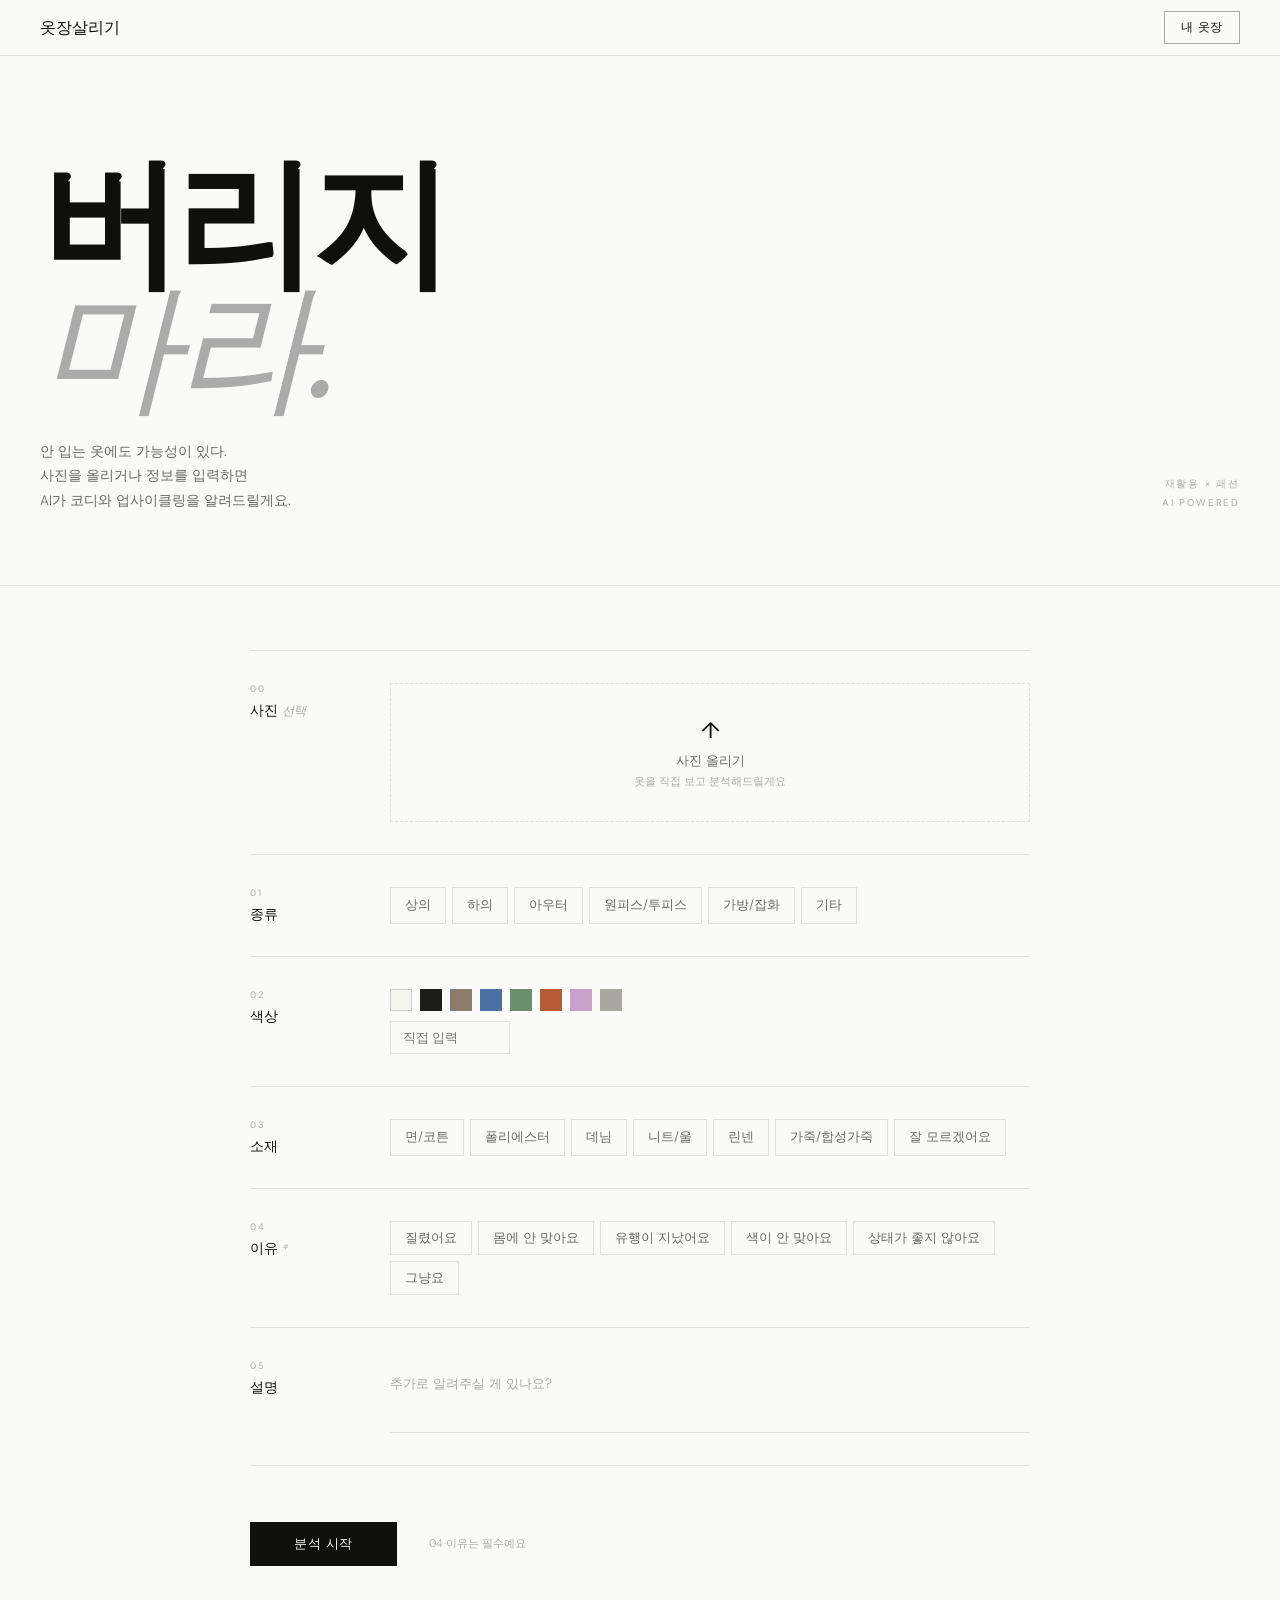
<file: index.html>
<!doctype html>
<html lang="ko">
  <head>
    <meta charset="UTF-8" />
    <meta name="viewport" content="width=device-width, initial-scale=1.0" />
    <title>버리지마 — 옷장살리기</title>
    <link href="https://fonts.googleapis.com/css2?family=Playfair+Display:ital,wght@0,400;0,700;1,400;1,700&family=DM+Sans:opsz,wght@9..40,300;9..40,400;9..40,500&display=swap" rel="stylesheet"/>
    <link rel="stylesheet" href="style.css"/>
  </head>
  <body>
    <header>
      <div class="pf" style="font-size: 1rem">옷장살리기</div>
      <button class="btn-sm" id="closetBtn">내 옷장</button>
    </header>

    <section class="hero">
      <h1 class="pf">버리지<br /><em>마라.</em></h1>
      <div class="hero-foot">
        <p class="hero-desc">
          안 입는 옷에도 가능성이 있다.<br />사진을 올리거나 정보를 입력하면<br />AI가 코디와 업사이클링을 알려드릴게요.
        </p>
        <div class="hero-tag">재활용 × 패션<br />AI Powered</div>
      </div>
    </section>

    <section class="form-section" id="formSection">
      <div class="form-row">
        <div>
          <div class="row-num">00</div>
          <div class="row-name pf">사진 <em>선택</em></div>
        </div>
        <div id="uploadArea">
          <div class="upload-area" id="uploadBox">
            <div class="upload-icon">↑</div>
            <div class="upload-label">사진 올리기</div>
            <div class="upload-sub">옷을 직접 보고 분석해드릴게요</div>
          </div>
          <input type="file" id="fileInput" accept="image/*" style="display: none"/>
        </div>
      </div>

      <div class="form-row">
        <div>
          <div class="row-num">01</div>
          <div class="row-name pf">종류</div>
        </div>
        <div class="chips">
          <button class="chip" data-group="type">상의</button>
          <button class="chip" data-group="type">하의</button>
          <button class="chip" data-group="type">아우터</button>
          <button class="chip" data-group="type">원피스/투피스</button>
          <button class="chip" data-group="type">가방/잡화</button>
          <button class="chip" data-group="type">기타</button>
        </div>
      </div>

      <div class="form-row" id="colorRow">
        <div>
          <div class="row-num">02</div>
          <div class="row-name pf">색상</div>
        </div>
        <div>
          <div class="swatch-row">
            <div class="swatch" style="background:#f5f5f0;border:1px solid #ccc" data-color="화이트"></div>
            <div class="swatch" style="background:#1c1c1a" data-color="블랙"></div>
            <div class="swatch" style="background:#8b7b6b" data-color="베이지"></div>
            <div class="swatch" style="background:#4a6fa5" data-color="블루"></div>
            <div class="swatch" style="background:#6b8e6b" data-color="그린"></div>
            <div class="swatch" style="background:#b85c38" data-color="레드/오렌지"></div>
            <div class="swatch" style="background:#c9a0c9" data-color="퍼플/핑크"></div>
            <div class="swatch" style="background:#a8a8a0" data-color="그레이"></div>
          </div>
          <input class="color-input" type="text" id="colorText" placeholder="직접 입력"/>
        </div>
      </div>

      <div class="form-row">
        <div>
          <div class="row-num">03</div>
          <div class="row-name pf">소재</div>
        </div>
        <div class="chips">
          <button class="chip" data-group="material">면/코튼</button>
          <button class="chip" data-group="material">폴리에스터</button>
          <button class="chip" data-group="material">데님</button>
          <button class="chip" data-group="material">니트/울</button>
          <button class="chip" data-group="material">린넨</button>
          <button class="chip" data-group="material">가죽/합성가죽</button>
          <button class="chip" data-group="material">잘 모르겠어요</button>
        </div>
      </div>

      <div class="form-row">
        <div>
          <div class="row-num">04</div>
          <div class="row-name pf">이유 <em>*</em></div>
        </div>
        <div class="chips">
          <button class="chip" data-group="reason">질렸어요</button>
          <button class="chip" data-group="reason">몸에 안 맞아요</button>
          <button class="chip" data-group="reason">유행이 지났어요</button>
          <button class="chip" data-group="reason">색이 안 맞아요</button>
          <button class="chip" data-group="reason">상태가 좋지 않아요</button>
          <button class="chip" data-group="reason">그냥요</button>
        </div>
      </div>

      <div class="form-row last">
        <div>
          <div class="row-num">05</div>
          <div class="row-name pf">설명</div>
        </div>
        <textarea class="form-textarea" id="description" placeholder="추가로 알려주실 게 있나요?"></textarea>
      </div>

      <div class="submit-area">
        <button class="btn-analyze" id="analyzeBtn">분석 시작</button>
        <span class="submit-hint">04 이유는 필수예요</span>
      </div>
    </section>

    <div class="loading-state" id="loadingState">
      <div class="loading-bar-wrap"><div class="loading-bar"></div></div>
      <p class="loading-text" id="loadingText">분석하는 중</p>
    </div>

    <div class="error-state" id="errorState">
      <p class="error-msg" id="errorMsg"></p>
      <button class="btn-analyze" id="retryBtn">다시 시도</button>
    </div>

    <section class="result-section" id="resultSection">
      <div class="result-head">
        <div id="resultImg"></div>
        <h2 class="pf" id="resultTitle">분석<br /><em>완료.</em></h2>
        <div class="result-tags" id="resultTags"></div>
      </div>
      <div class="result-grid">
        <div class="result-card" id="coordCard">
          <div class="card-label">01 코디 추천</div>
          <div id="coordContent"></div>
        </div>
        <div class="result-card" id="upcycleCard">
          <div class="card-label">02 업사이클링</div>
          <div id="upcycleContent"></div>
        </div>
      </div>
      <div class="result-actions" id="resultActions">
        <button class="btn-save" id="saveBtn">내 옷장에 저장</button>
        <button class="btn-reset" id="resetBtn">다른 옷 분석하기</button>
      </div>
    </section>

    <div class="overlay" id="overlay">
      <div class="modal">
        <div class="modal-head">
          <div class="pf" style="font-size: 1.1rem">내 옷장</div>
          <button class="modal-close" id="modalClose">✕ 닫기</button>
        </div>
        <div id="closetList"></div>
      </div>
    </div>

    <script src="script.js"></script>
  </body>
</html>
</file>
<file: style.css>
*,
*::before,
*::after {
  box-sizing: border-box;
  margin: 0;
  padding: 0;
}
:root {
  --w: #fafaf8;
  --b: #0f0f0e;
  --g2: #e0e0dc;
  --g3: #ababab;
  --g4: #6a6a68;
}
body {
  font-family: "DM Sans", sans-serif;
  background: var(--w);
  color: var(--b);
  min-height: 100vh;
}
.pf {
  font-family: "Playfair Display", serif;
}
header {
  display: flex;
  align-items: center;
  justify-content: space-between;
  padding: 0 2.5rem;
  height: 56px;
  border-bottom: 1px solid var(--g2);
  background: var(--w);
  position: sticky;
  top: 0;
  z-index: 100;
}
.btn-sm {
  font-size: 0.75rem;
  letter-spacing: 0.06em;
  padding: 7px 16px;
  border: 1px solid var(--g3);
  background: transparent;
  color: var(--b);
  cursor: pointer;
  transition: border-color 0.15s;
  font-family: "DM Sans", sans-serif;
}
.btn-sm:hover {
  border-color: var(--b);
}

.hero {
  padding: 6rem 2.5rem 4.5rem;
  border-bottom: 1px solid var(--g2);
}
.hero h1 {
  font-family: "Playfair Display", serif;
  font-size: clamp(4rem, 11vw, 9rem);
  font-weight: 700;
  line-height: 0.88;
  letter-spacing: -0.04em;
}
.hero h1 em {
  font-style: italic;
  font-weight: 400;
  color: var(--g3);
}
.hero-foot {
  margin-top: 2.5rem;
  display: flex;
  align-items: flex-end;
  justify-content: space-between;
}
.hero-desc {
  font-size: 0.85rem;
  color: var(--g4);
  line-height: 1.8;
  font-weight: 300;
  max-width: 260px;
}
.hero-tag {
  font-size: 0.62rem;
  letter-spacing: 0.18em;
  text-transform: uppercase;
  color: var(--g3);
  text-align: right;
  line-height: 2;
}

.form-section {
  max-width: 860px;
  margin: 0 auto;
  padding: 4rem 2.5rem 6rem;
}
.form-row {
  display: grid;
  grid-template-columns: 140px 1fr;
  border-top: 1px solid var(--g2);
  padding: 2rem 0;
}
.form-row.last {
  border-bottom: 1px solid var(--g2);
}
.row-num {
  font-size: 0.58rem;
  letter-spacing: 0.2em;
  text-transform: uppercase;
  color: var(--g3);
  margin-bottom: 4px;
}
.row-name {
  font-family: "Playfair Display", serif;
  font-size: 0.9rem;
}
.row-name em {
  font-style: italic;
  color: var(--g3);
  font-size: 0.85em;
}

.upload-area {
  border: 1.5px dashed var(--g2);
  padding: 2rem;
  text-align: center;
  cursor: pointer;
  transition: border-color 0.15s;
}
.upload-area:hover {
  border-color: var(--b);
}
.upload-icon {
  font-size: 1.4rem;
  margin-bottom: 0.4rem;
}
.upload-label {
  font-size: 0.8rem;
  color: var(--g4);
  font-weight: 300;
}
.upload-sub {
  font-size: 0.7rem;
  color: var(--g3);
  margin-top: 4px;
}
.img-preview {
  position: relative;
  display: inline-block;
}
.img-preview img {
  width: 120px;
  height: 120px;
  object-fit: cover;
  display: block;
}
.img-remove {
  position: absolute;
  top: 4px;
  right: 4px;
  width: 22px;
  height: 22px;
  background: var(--b);
  color: var(--w);
  border: none;
  cursor: pointer;
  font-size: 0.7rem;
  display: flex;
  align-items: center;
  justify-content: center;
}

.chips {
  display: flex;
  flex-wrap: wrap;
  gap: 6px;
}
.chip {
  padding: 7px 14px;
  border: 1px solid var(--g2);
  background: transparent;
  color: var(--g4);
  font-family: "DM Sans", sans-serif;
  font-size: 0.8rem;
  font-weight: 300;
  cursor: pointer;
  transition: all 0.12s;
}
.chip:hover {
  border-color: var(--b);
  color: var(--b);
}
.chip.active {
  border-color: var(--b);
  background: var(--b);
  color: var(--w);
  font-weight: 400;
}

.swatch-row {
  display: flex;
  gap: 8px;
  flex-wrap: wrap;
  margin-bottom: 10px;
}
.swatch {
  width: 22px;
  height: 22px;
  border: 2px solid transparent;
  cursor: pointer;
  transition: all 0.12s;
}
.swatch:hover {
  transform: scale(1.1);
}
.swatch.active {
  outline: 2px solid var(--b);
  outline-offset: 2px;
  transform: scale(1.1);
}
.color-input {
  font-size: 0.8rem;
  padding: 7px 12px;
  border: 1px solid var(--g2);
  background: transparent;
  font-family: "DM Sans", sans-serif;
  outline: none;
  width: 120px;
}
.color-input:focus {
  border-color: var(--b);
}

.form-textarea {
  width: 100%;
  padding: 12px 0;
  border: none;
  border-bottom: 1px solid var(--g2);
  background: transparent;
  font-family: "DM Sans", sans-serif;
  font-size: 0.84rem;
  font-weight: 300;
  color: var(--b);
  resize: none;
  min-height: 60px;
  outline: none;
  line-height: 1.8;
}
.form-textarea::placeholder {
  color: var(--g3);
}

.submit-area {
  margin-top: 3.5rem;
  display: flex;
  align-items: center;
  gap: 2rem;
}
.btn-analyze {
  padding: 13px 44px;
  background: var(--b);
  color: var(--w);
  border: none;
  font-family: "DM Sans", sans-serif;
  font-size: 0.84rem;
  letter-spacing: 0.04em;
  cursor: pointer;
  transition: opacity 0.15s;
}
.btn-analyze:hover {
  opacity: 0.7;
}
.submit-hint {
  font-size: 0.7rem;
  color: var(--g3);
  font-weight: 300;
}

.loading-state {
  display: none;
  text-align: center;
  padding: 8rem 2rem;
}
.loading-bar-wrap {
  width: 180px;
  height: 1px;
  background: var(--g2);
  margin: 0 auto 2rem;
  overflow: hidden;
}
.loading-bar {
  height: 100%;
  background: var(--b);
  animation: barslide 1.6s ease-in-out infinite;
}
@keyframes barslide {
  0% {
    transform: scaleX(0);
    transform-origin: left;
  }
  49% {
    transform: scaleX(1);
    transform-origin: left;
  }
  50% {
    transform: scaleX(1);
    transform-origin: right;
  }
  100% {
    transform: scaleX(0);
    transform-origin: right;
  }
}
.loading-text {
  font-size: 0.7rem;
  letter-spacing: 0.18em;
  text-transform: uppercase;
  color: var(--g3);
  transition: opacity 0.3s;
}

.error-state {
  display: none;
  text-align: center;
  padding: 6rem 2rem;
}
.error-msg {
  font-size: 0.84rem;
  color: var(--g4);
  margin-bottom: 1.5rem;
  line-height: 1.7;
}

.result-section {
  display: none;
  max-width: 860px;
  margin: 0 auto;
  padding: 4rem 2.5rem 6rem;
}
.result-head {
  margin-bottom: 3rem;
  padding-bottom: 2rem;
  border-bottom: 1px solid var(--g2);
  display: flex;
  align-items: flex-end;
  justify-content: space-between;
  gap: 1rem;
}
.result-head h2 {
  font-family: "Playfair Display", serif;
  font-size: clamp(2.2rem, 5vw, 4rem);
  font-weight: 400;
  letter-spacing: -0.03em;
  line-height: 1;
}
.result-head h2 em {
  font-style: italic;
  color: var(--g3);
}
#resultImg img {
  width: 90px;
  height: 90px;
  object-fit: cover;
}
.result-tags {
  display: flex;
  gap: 6px;
  flex-wrap: wrap;
  justify-content: flex-end;
}
.result-tag {
  font-size: 0.68rem;
  color: var(--g4);
  border: 1px solid var(--g2);
  padding: 3px 9px;
  font-weight: 300;
}

.result-grid {
  display: grid;
  grid-template-columns: 1fr 1fr;
  gap: 1.5rem;
  margin-bottom: 2.5rem;
}
@media (max-width: 560px) {
  .result-grid {
    grid-template-columns: 1fr;
  }
}
.result-card {
  border: 1px solid var(--g2);
  padding: 1.25rem 1.5rem;
  opacity: 0;
  transform: translateY(10px);
  transition:
    opacity 0.45s,
    transform 0.45s;
}
.result-card.visible {
  opacity: 1;
  transform: translateY(0);
}
.result-card:nth-child(2) {
  transition-delay: 0.12s;
}
.card-label {
  font-size: 0.6rem;
  letter-spacing: 0.2em;
  text-transform: uppercase;
  color: var(--g3);
  margin-bottom: 1rem;
  display: flex;
  align-items: center;
  gap: 10px;
}
.card-label::after {
  content: "";
  flex: 1;
  height: 1px;
  background: var(--g2);
}

.coord-item {
  padding: 0.9rem 0;
  border-bottom: 1px solid var(--g2);
  display: flex;
  gap: 1rem;
  align-items: flex-start;
}
.coord-item:last-child {
  border-bottom: none;
}
.coord-num {
  font-size: 0.6rem;
  letter-spacing: 0.15em;
  color: var(--g3);
  padding-top: 3px;
  min-width: 20px;
}
.coord-text {
  font-size: 0.84rem;
  color: var(--g4);
  line-height: 1.7;
  font-weight: 300;
}

.upcycle-item {
  padding: 1rem;
  background: #f5f5f3;
  margin-bottom: 0.75rem;
}
.upcycle-item:last-child {
  margin-bottom: 0;
}
.badge {
  display: inline-block;
  font-size: 0.62rem;
  letter-spacing: 0.12em;
  padding: 3px 8px;
  border: 1px solid var(--g2);
  color: var(--g4);
  margin-bottom: 0.5rem;
}
.upcycle-title {
  font-size: 0.88rem;
  font-weight: 500;
  margin-bottom: 0.4rem;
}
.upcycle-desc {
  font-size: 0.8rem;
  color: var(--g4);
  line-height: 1.7;
  font-weight: 300;
}

.result-actions {
  display: flex;
  gap: 1rem;
  padding-top: 2rem;
  border-top: 1px solid var(--g2);
}
.btn-save {
  padding: 11px 24px;
  border: 1px solid var(--b);
  background: transparent;
  color: var(--b);
  font-family: "DM Sans", sans-serif;
  font-size: 0.78rem;
  cursor: pointer;
  transition: all 0.15s;
}
.btn-save:hover {
  background: var(--b);
  color: var(--w);
}
.btn-save.saved {
  border-color: var(--g3);
  color: var(--g3);
  cursor: default;
}
.btn-reset {
  padding: 11px 24px;
  border: 1px solid var(--g2);
  background: transparent;
  color: var(--g4);
  font-family: "DM Sans", sans-serif;
  font-size: 0.78rem;
  cursor: pointer;
  transition: all 0.15s;
}
.btn-reset:hover {
  border-color: var(--g4);
  color: var(--b);
}

.overlay {
  position: fixed;
  inset: 0;
  background: rgba(15, 15, 14, 0.55);
  z-index: 200;
  display: none;
  align-items: flex-end;
  justify-content: center;
}
.overlay.open {
  display: flex;
}
.modal {
  background: var(--w);
  border-top: 1px solid var(--b);
  width: 100%;
  max-width: 860px;
  max-height: 72vh;
  overflow-y: auto;
  padding: 2rem 2.5rem;
  animation: slideUp 0.22s ease;
}
@keyframes slideUp {
  from {
    transform: translateY(100%);
    opacity: 0;
  }
  to {
    transform: translateY(0);
    opacity: 1;
  }
}
.modal-head {
  display: flex;
  align-items: center;
  justify-content: space-between;
  margin-bottom: 1.5rem;
  padding-bottom: 1.2rem;
  border-bottom: 1px solid var(--g2);
}
.modal-close {
  font-size: 0.78rem;
  color: var(--g3);
  background: none;
  border: none;
  cursor: pointer;
  font-family: "DM Sans", sans-serif;
}
.modal-close:hover {
  color: var(--b);
}
.closet-empty {
  text-align: center;
  padding: 3rem;
  color: var(--g3);
  font-size: 0.84rem;
  font-weight: 300;
}
.closet-item {
  display: flex;
  align-items: center;
  justify-content: space-between;
  padding: 0.9rem 0;
  border-bottom: 1px solid var(--g2);
  cursor: pointer;
  transition: padding 0.12s;
}
.closet-item:hover {
  padding-left: 8px;
}
.closet-item:last-child {
  border-bottom: none;
}
.closet-name {
  font-size: 0.85rem;
  flex: 1;
}
.closet-meta {
  display: flex;
  align-items: center;
  gap: 8px;
  flex-shrink: 0;
}
.closet-chip {
  font-size: 0.66rem;
  color: var(--g3);
  border: 1px solid var(--g2);
  padding: 2px 7px;
}
.closet-date {
  font-size: 0.7rem;
  color: var(--g3);
}
</file>
